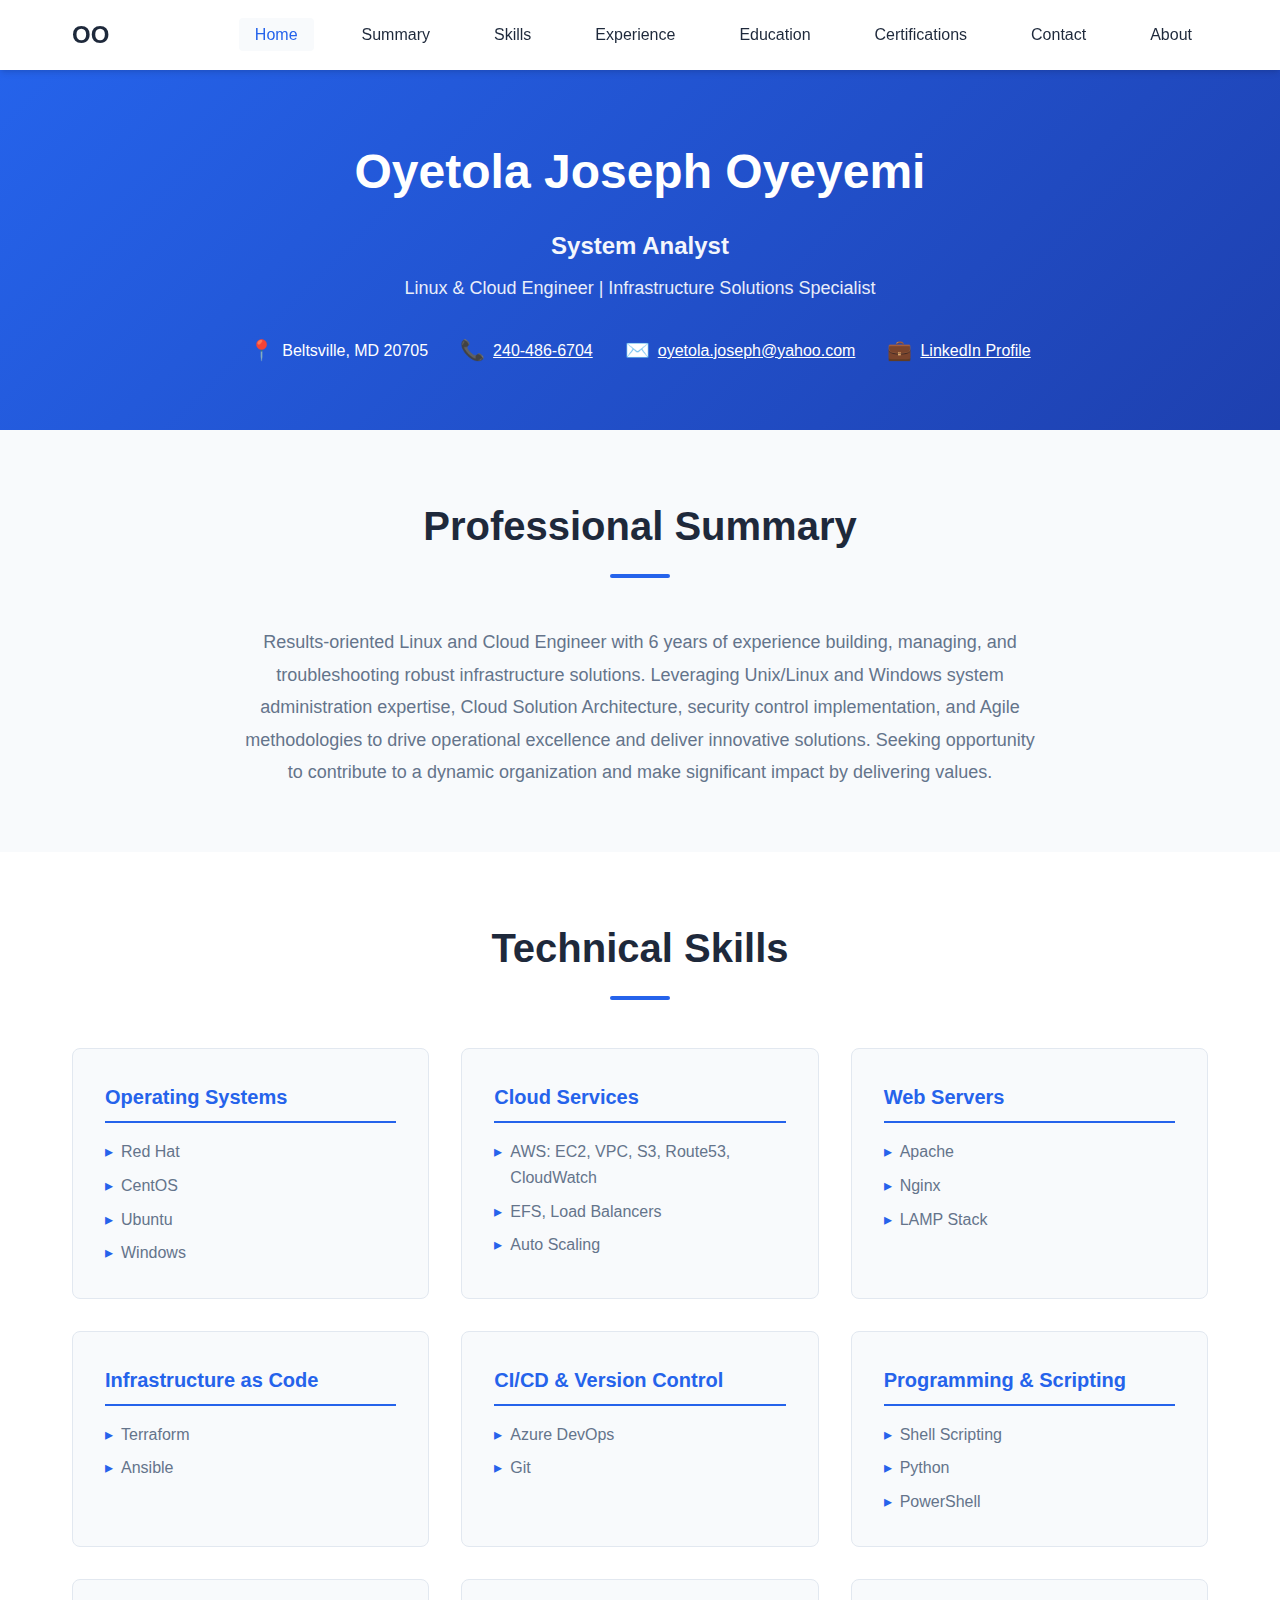
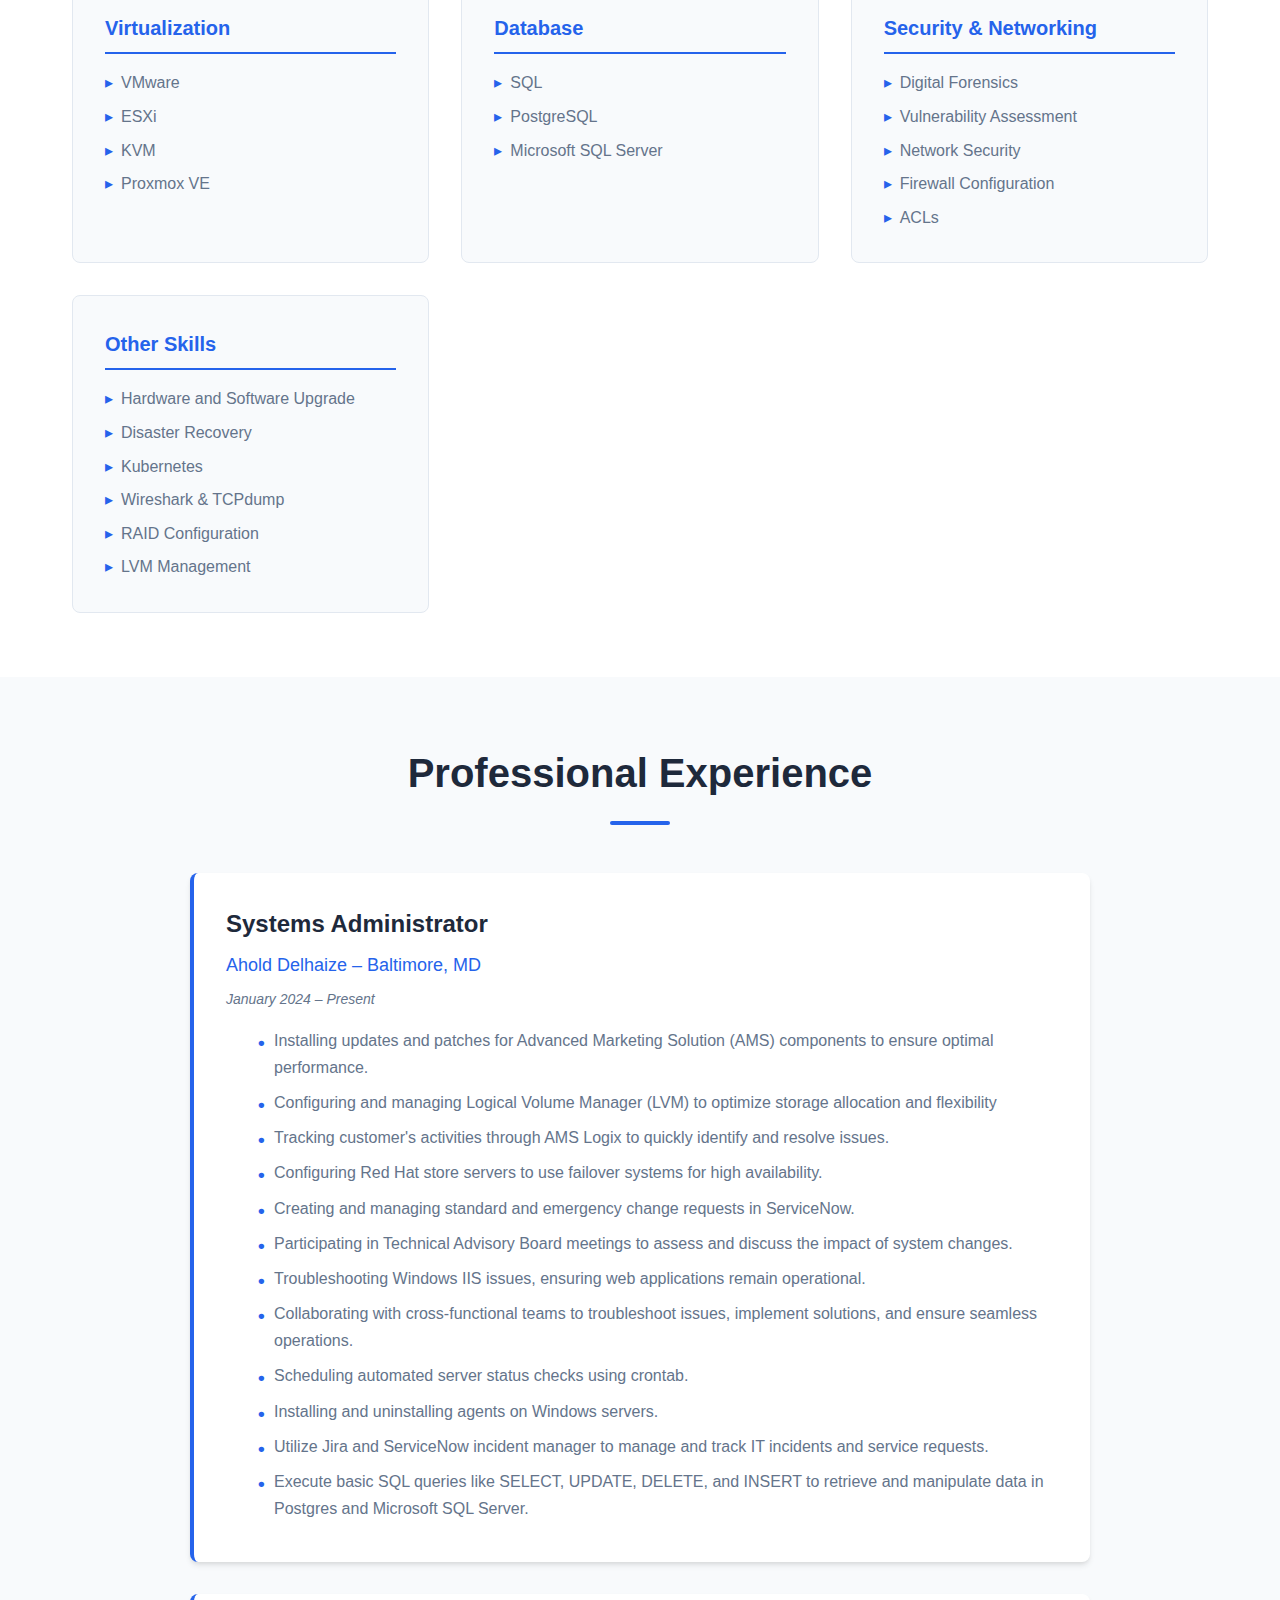
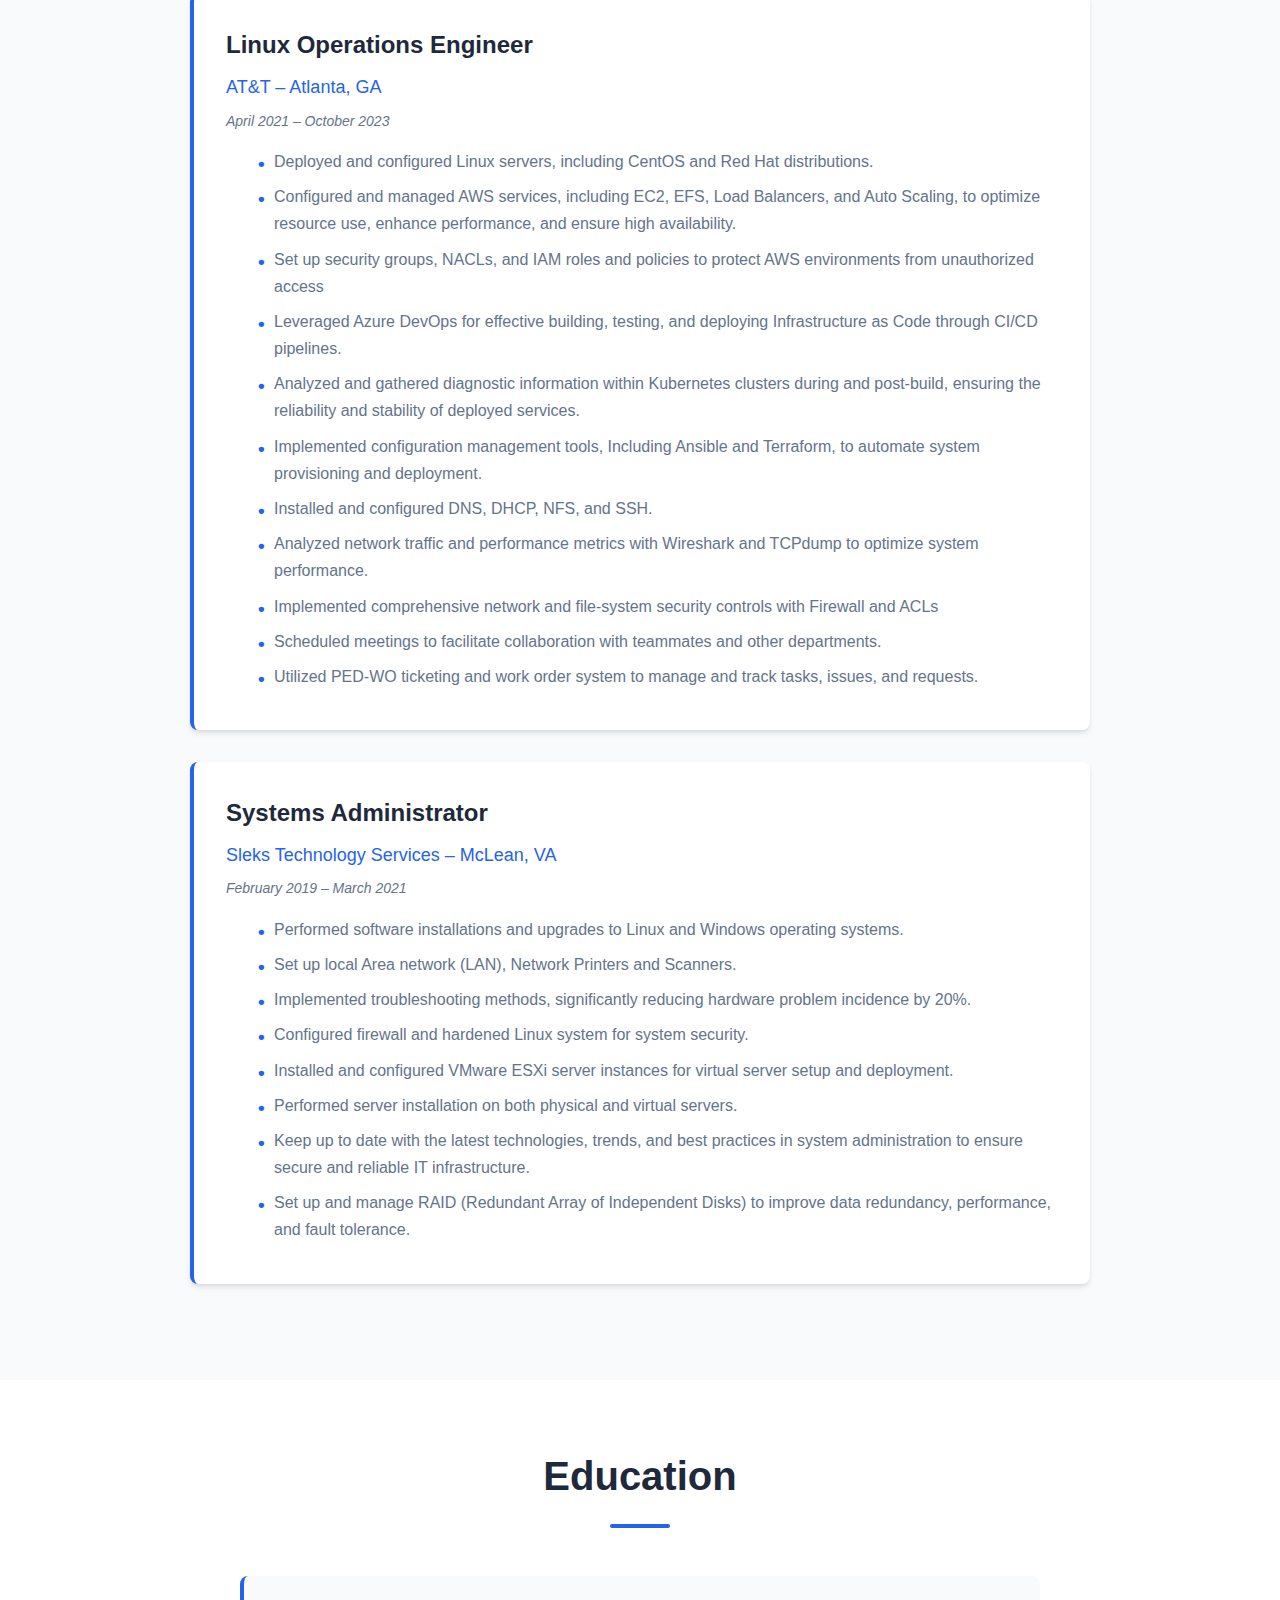
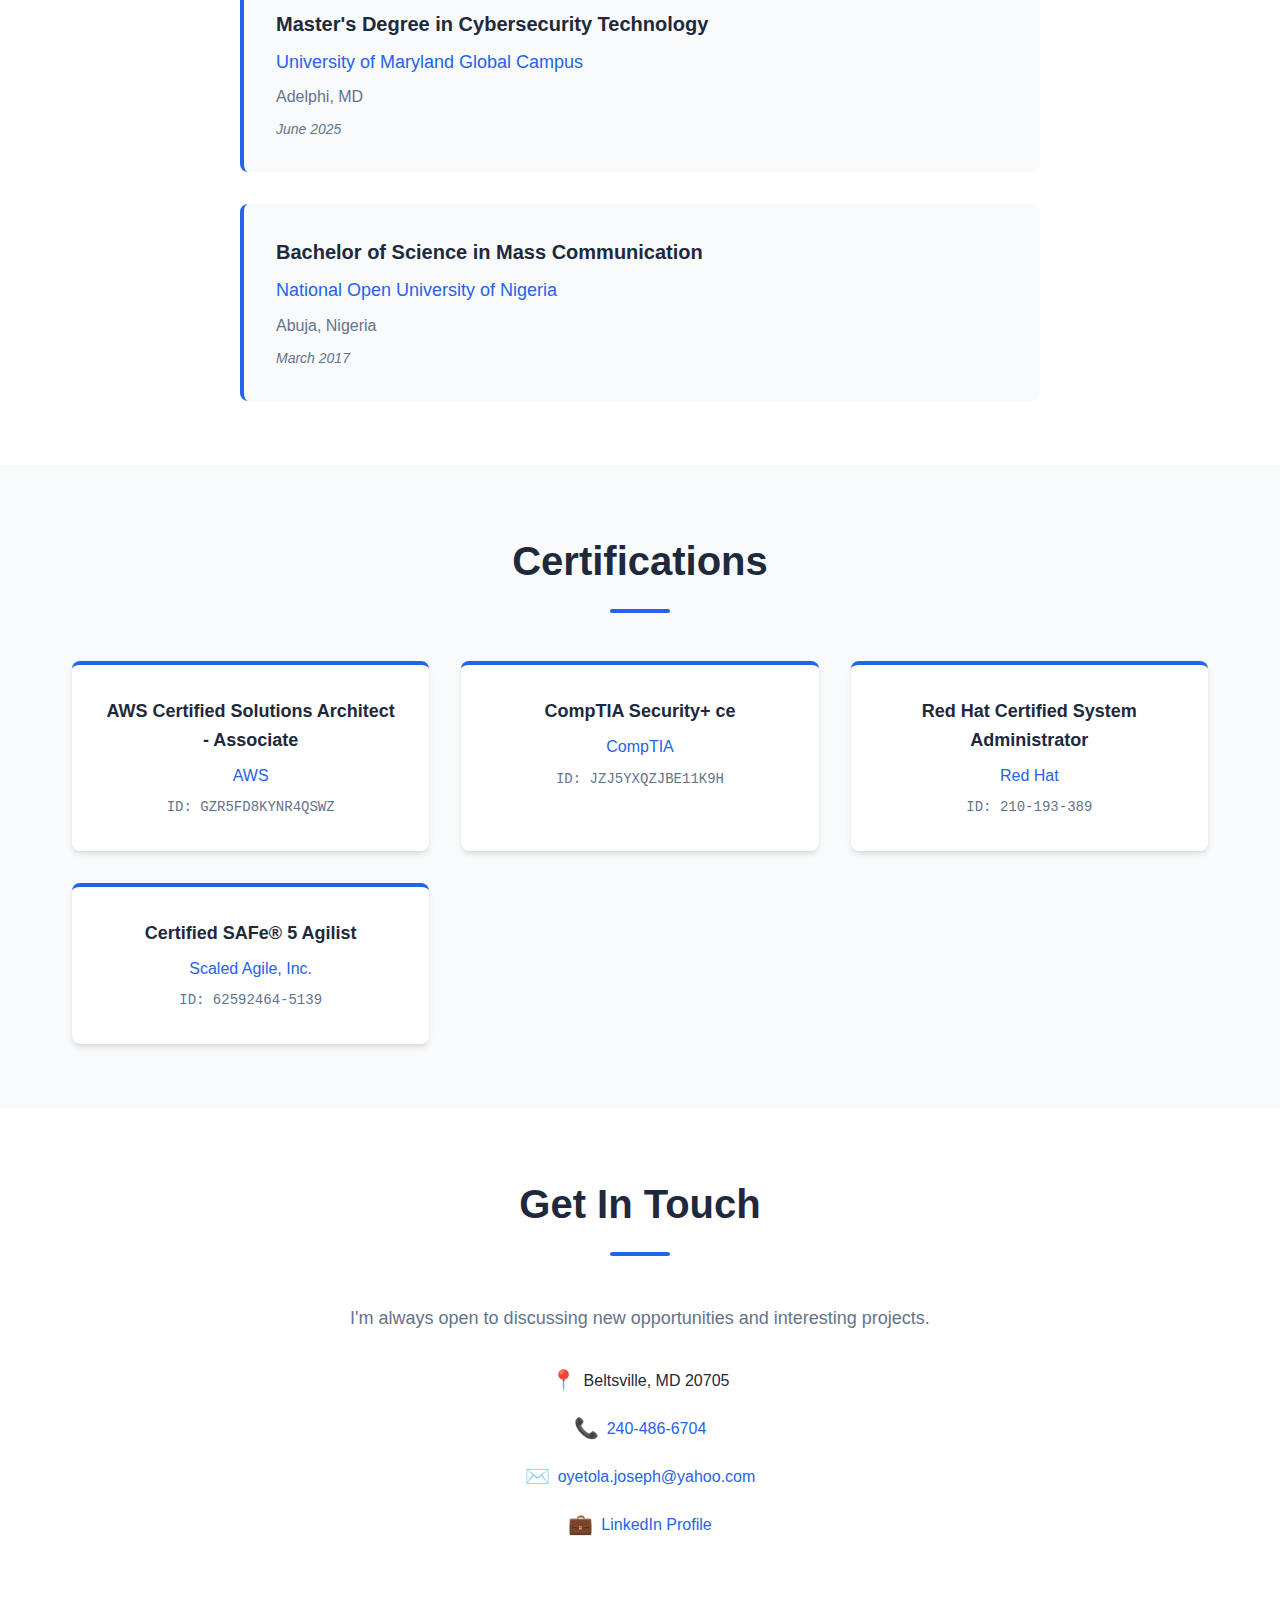
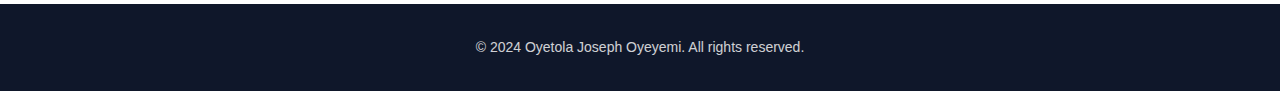
<file: index.html>
<!DOCTYPE html>
<html lang="en">
<head>
    <meta charset="UTF-8">
    <meta name="viewport" content="width=device-width, initial-scale=1.0">
    <meta name="description" content="Oyetola Joseph Oyeyemi - System Analyst with 6 years of experience in Linux, Cloud Engineering, and Infrastructure Solutions">
    <title>Oyetola Joseph Oyeyemi - System Analyst</title>
    <link rel="stylesheet" href="styles/main.css">
</head>
<body>
    <!-- Navigation -->
    <header class="header">
        <nav class="nav container">
            <div class="nav__brand">
                <a href="#home">OO</a>
            </div>
            <button class="nav__toggle" aria-label="Toggle navigation menu">
                <span></span>
                <span></span>
                <span></span>
            </button>
            <ul class="nav__menu">
                <li><a href="#home" class="nav__link">Home</a></li>
                <li><a href="#summary" class="nav__link">Summary</a></li>
                <li><a href="#skills" class="nav__link">Skills</a></li>
                <li><a href="#experience" class="nav__link">Experience</a></li>
                <li><a href="#education" class="nav__link">Education</a></li>
                <li><a href="#certifications" class="nav__link">Certifications</a></li>
                <li><a href="#contact" class="nav__link">Contact</a></li>
                <li><a href="about.html" class="nav__link">About</a></li>
            </ul>
        </nav>
    </header>

    <!-- Hero Section -->
    <section id="home" class="hero">
        <div class="container">
            <h1 class="hero__name">Oyetola Joseph Oyeyemi</h1>
            <p class="hero__title">System Analyst</p>
            <p class="hero__subtitle">Linux & Cloud Engineer | Infrastructure Solutions Specialist</p>
            <div class="hero__contact">
                <p><span class="icon">📍</span> Beltsville, MD 20705</p>
                <p><span class="icon">📞</span> <a href="tel:240-486-6704">240-486-6704</a></p>
                <p><span class="icon">✉️</span> <a href="mailto:oyetola.joseph@yahoo.com">oyetola.joseph@yahoo.com</a></p>
                <p><span class="icon">💼</span> <a href="https://www.linkedin.com/in/oyetola-j-oyeyemi-55a682228" target="_blank" rel="noopener noreferrer">LinkedIn Profile</a></p>
            </div>
        </div>
    </section>

    <!-- Summary Section -->
    <section id="summary" class="summary section">
        <div class="container">
            <h2 class="section__title">Professional Summary</h2>
            <div class="summary__content">
                <p>Results-oriented Linux and Cloud Engineer with 6 years of experience building, managing, and troubleshooting robust infrastructure solutions. Leveraging Unix/Linux and Windows system administration expertise, Cloud Solution Architecture, security control implementation, and Agile methodologies to drive operational excellence and deliver innovative solutions. Seeking opportunity to contribute to a dynamic organization and make significant impact by delivering values.</p>
            </div>
        </div>
    </section>

    <!-- Skills Section -->
    <section id="skills" class="skills section">
        <div class="container">
            <h2 class="section__title">Technical Skills</h2>
            <div class="skills__grid">
                <div class="skills__category">
                    <h3 class="skills__category-title">Operating Systems</h3>
                    <ul class="skills__list">
                        <li>Red Hat</li>
                        <li>CentOS</li>
                        <li>Ubuntu</li>
                        <li>Windows</li>
                    </ul>
                </div>
                <div class="skills__category">
                    <h3 class="skills__category-title">Cloud Services</h3>
                    <ul class="skills__list">
                        <li>AWS: EC2, VPC, S3, Route53, CloudWatch</li>
                        <li>EFS, Load Balancers</li>
                        <li>Auto Scaling</li>
                    </ul>
                </div>
                <div class="skills__category">
                    <h3 class="skills__category-title">Web Servers</h3>
                    <ul class="skills__list">
                        <li>Apache</li>
                        <li>Nginx</li>
                        <li>LAMP Stack</li>
                    </ul>
                </div>
                <div class="skills__category">
                    <h3 class="skills__category-title">Infrastructure as Code</h3>
                    <ul class="skills__list">
                        <li>Terraform</li>
                        <li>Ansible</li>
                    </ul>
                </div>
                <div class="skills__category">
                    <h3 class="skills__category-title">CI/CD & Version Control</h3>
                    <ul class="skills__list">
                        <li>Azure DevOps</li>
                        <li>Git</li>
                    </ul>
                </div>
                <div class="skills__category">
                    <h3 class="skills__category-title">Programming & Scripting</h3>
                    <ul class="skills__list">
                        <li>Shell Scripting</li>
                        <li>Python</li>
                        <li>PowerShell</li>
                    </ul>
                </div>
                <div class="skills__category">
                    <h3 class="skills__category-title">Virtualization</h3>
                    <ul class="skills__list">
                        <li>VMware</li>
                        <li>ESXi</li>
                        <li>KVM</li>
                        <li>Proxmox VE</li>
                    </ul>
                </div>
                <div class="skills__category">
                    <h3 class="skills__category-title">Database</h3>
                    <ul class="skills__list">
                        <li>SQL</li>
                        <li>PostgreSQL</li>
                        <li>Microsoft SQL Server</li>
                    </ul>
                </div>
                <div class="skills__category">
                    <h3 class="skills__category-title">Security & Networking</h3>
                    <ul class="skills__list">
                        <li>Digital Forensics</li>
                        <li>Vulnerability Assessment</li>
                        <li>Network Security</li>
                        <li>Firewall Configuration</li>
                        <li>ACLs</li>
                    </ul>
                </div>
                <div class="skills__category">
                    <h3 class="skills__category-title">Other Skills</h3>
                    <ul class="skills__list">
                        <li>Hardware and Software Upgrade</li>
                        <li>Disaster Recovery</li>
                        <li>Kubernetes</li>
                        <li>Wireshark & TCPdump</li>
                        <li>RAID Configuration</li>
                        <li>LVM Management</li>
                    </ul>
                </div>
            </div>
        </div>
    </section>

    <!-- Experience Section -->
    <section id="experience" class="experience section">
        <div class="container">
            <h2 class="section__title">Professional Experience</h2>
            <div class="experience__timeline">
                <div class="experience__item">
                    <div class="experience__header">
                        <h3 class="experience__title">Systems Administrator</h3>
                        <p class="experience__company">Ahold Delhaize – Baltimore, MD</p>
                        <p class="experience__date">January 2024 – Present</p>
                    </div>
                    <ul class="experience__duties">
                        <li>Installing updates and patches for Advanced Marketing Solution (AMS) components to ensure optimal performance.</li>
                        <li>Configuring and managing Logical Volume Manager (LVM) to optimize storage allocation and flexibility</li>
                        <li>Tracking customer's activities through AMS Logix to quickly identify and resolve issues.</li>
                        <li>Configuring Red Hat store servers to use failover systems for high availability.</li>
                        <li>Creating and managing standard and emergency change requests in ServiceNow.</li>
                        <li>Participating in Technical Advisory Board meetings to assess and discuss the impact of system changes.</li>
                        <li>Troubleshooting Windows IIS issues, ensuring web applications remain operational.</li>
                        <li>Collaborating with cross-functional teams to troubleshoot issues, implement solutions, and ensure seamless operations.</li>
                        <li>Scheduling automated server status checks using crontab.</li>
                        <li>Installing and uninstalling agents on Windows servers.</li>
                        <li>Utilize Jira and ServiceNow incident manager to manage and track IT incidents and service requests.</li>
                        <li>Execute basic SQL queries like SELECT, UPDATE, DELETE, and INSERT to retrieve and manipulate data in Postgres and Microsoft SQL Server.</li>
                    </ul>
                </div>

                <div class="experience__item">
                    <div class="experience__header">
                        <h3 class="experience__title">Linux Operations Engineer</h3>
                        <p class="experience__company">AT&T – Atlanta, GA</p>
                        <p class="experience__date">April 2021 – October 2023</p>
                    </div>
                    <ul class="experience__duties">
                        <li>Deployed and configured Linux servers, including CentOS and Red Hat distributions.</li>
                        <li>Configured and managed AWS services, including EC2, EFS, Load Balancers, and Auto Scaling, to optimize resource use, enhance performance, and ensure high availability.</li>
                        <li>Set up security groups, NACLs, and IAM roles and policies to protect AWS environments from unauthorized access</li>
                        <li>Leveraged Azure DevOps for effective building, testing, and deploying Infrastructure as Code through CI/CD pipelines.</li>
                        <li>Analyzed and gathered diagnostic information within Kubernetes clusters during and post-build, ensuring the reliability and stability of deployed services.</li>
                        <li>Implemented configuration management tools, Including Ansible and Terraform, to automate system provisioning and deployment.</li>
                        <li>Installed and configured DNS, DHCP, NFS, and SSH.</li>
                        <li>Analyzed network traffic and performance metrics with Wireshark and TCPdump to optimize system performance.</li>
                        <li>Implemented comprehensive network and file-system security controls with Firewall and ACLs</li>
                        <li>Scheduled meetings to facilitate collaboration with teammates and other departments.</li>
                        <li>Utilized PED-WO ticketing and work order system to manage and track tasks, issues, and requests.</li>
                    </ul>
                </div>

                <div class="experience__item">
                    <div class="experience__header">
                        <h3 class="experience__title">Systems Administrator</h3>
                        <p class="experience__company">Sleks Technology Services – McLean, VA</p>
                        <p class="experience__date">February 2019 – March 2021</p>
                    </div>
                    <ul class="experience__duties">
                        <li>Performed software installations and upgrades to Linux and Windows operating systems.</li>
                        <li>Set up local Area network (LAN), Network Printers and Scanners.</li>
                        <li>Implemented troubleshooting methods, significantly reducing hardware problem incidence by 20%.</li>
                        <li>Configured firewall and hardened Linux system for system security.</li>
                        <li>Installed and configured VMware ESXi server instances for virtual server setup and deployment.</li>
                        <li>Performed server installation on both physical and virtual servers.</li>
                        <li>Keep up to date with the latest technologies, trends, and best practices in system administration to ensure secure and reliable IT infrastructure.</li>
                        <li>Set up and manage RAID (Redundant Array of Independent Disks) to improve data redundancy, performance, and fault tolerance.</li>
                    </ul>
                </div>
            </div>
        </div>
    </section>

    <!-- Education Section -->
    <section id="education" class="education section">
        <div class="container">
            <h2 class="section__title">Education</h2>
            <div class="education__list">
                <div class="education__item">
                    <h3 class="education__degree">Master's Degree in Cybersecurity Technology</h3>
                    <p class="education__institution">University of Maryland Global Campus</p>
                    <p class="education__location">Adelphi, MD</p>
                    <p class="education__date">June 2025</p>
                </div>
                <div class="education__item">
                    <h3 class="education__degree">Bachelor of Science in Mass Communication</h3>
                    <p class="education__institution">National Open University of Nigeria</p>
                    <p class="education__location">Abuja, Nigeria</p>
                    <p class="education__date">March 2017</p>
                </div>
            </div>
        </div>
    </section>

    <!-- Certifications Section -->
    <section id="certifications" class="certifications section">
        <div class="container">
            <h2 class="section__title">Certifications</h2>
            <div class="certifications__list">
                <div class="certification__item">
                    <h3 class="certification__name">AWS Certified Solutions Architect - Associate</h3>
                    <p class="certification__issuer">AWS</p>
                    <p class="certification__id">ID: GZR5FD8KYNR4QSWZ</p>
                </div>
                <div class="certification__item">
                    <h3 class="certification__name">CompTIA Security+ ce</h3>
                    <p class="certification__issuer">CompTIA</p>
                    <p class="certification__id">ID: JZJ5YXQZJBE11K9H</p>
                </div>
                <div class="certification__item">
                    <h3 class="certification__name">Red Hat Certified System Administrator</h3>
                    <p class="certification__issuer">Red Hat</p>
                    <p class="certification__id">ID: 210-193-389</p>
                </div>
                <div class="certification__item">
                    <h3 class="certification__name">Certified SAFe® 5 Agilist</h3>
                    <p class="certification__issuer">Scaled Agile, Inc.</p>
                    <p class="certification__id">ID: 62592464-5139</p>
                </div>
            </div>
        </div>
    </section>

    <!-- Contact Section -->
    <section id="contact" class="contact section">
        <div class="container">
            <h2 class="section__title">Get In Touch</h2>
            <div class="contact__content">
                <p>I'm always open to discussing new opportunities and interesting projects.</p>
                <div class="contact__info">
                    <p><span class="icon">📍</span> Beltsville, MD 20705</p>
                    <p><span class="icon">📞</span> <a href="tel:240-486-6704">240-486-6704</a></p>
                    <p><span class="icon">✉️</span> <a href="mailto:oyetola.joseph@yahoo.com">oyetola.joseph@yahoo.com</a></p>
                    <p><span class="icon">💼</span> <a href="https://www.linkedin.com/in/oyetola-j-oyeyemi-55a682228" target="_blank" rel="noopener noreferrer">LinkedIn Profile</a></p>
                </div>
            </div>
        </div>
    </section>

    <!-- Footer -->
    <footer class="footer">
        <div class="container">
            <p>&copy; 2024 Oyetola Joseph Oyeyemi. All rights reserved.</p>
        </div>
    </footer>

    <script src="scripts/main.js"></script>
</body>
</html>
</file>
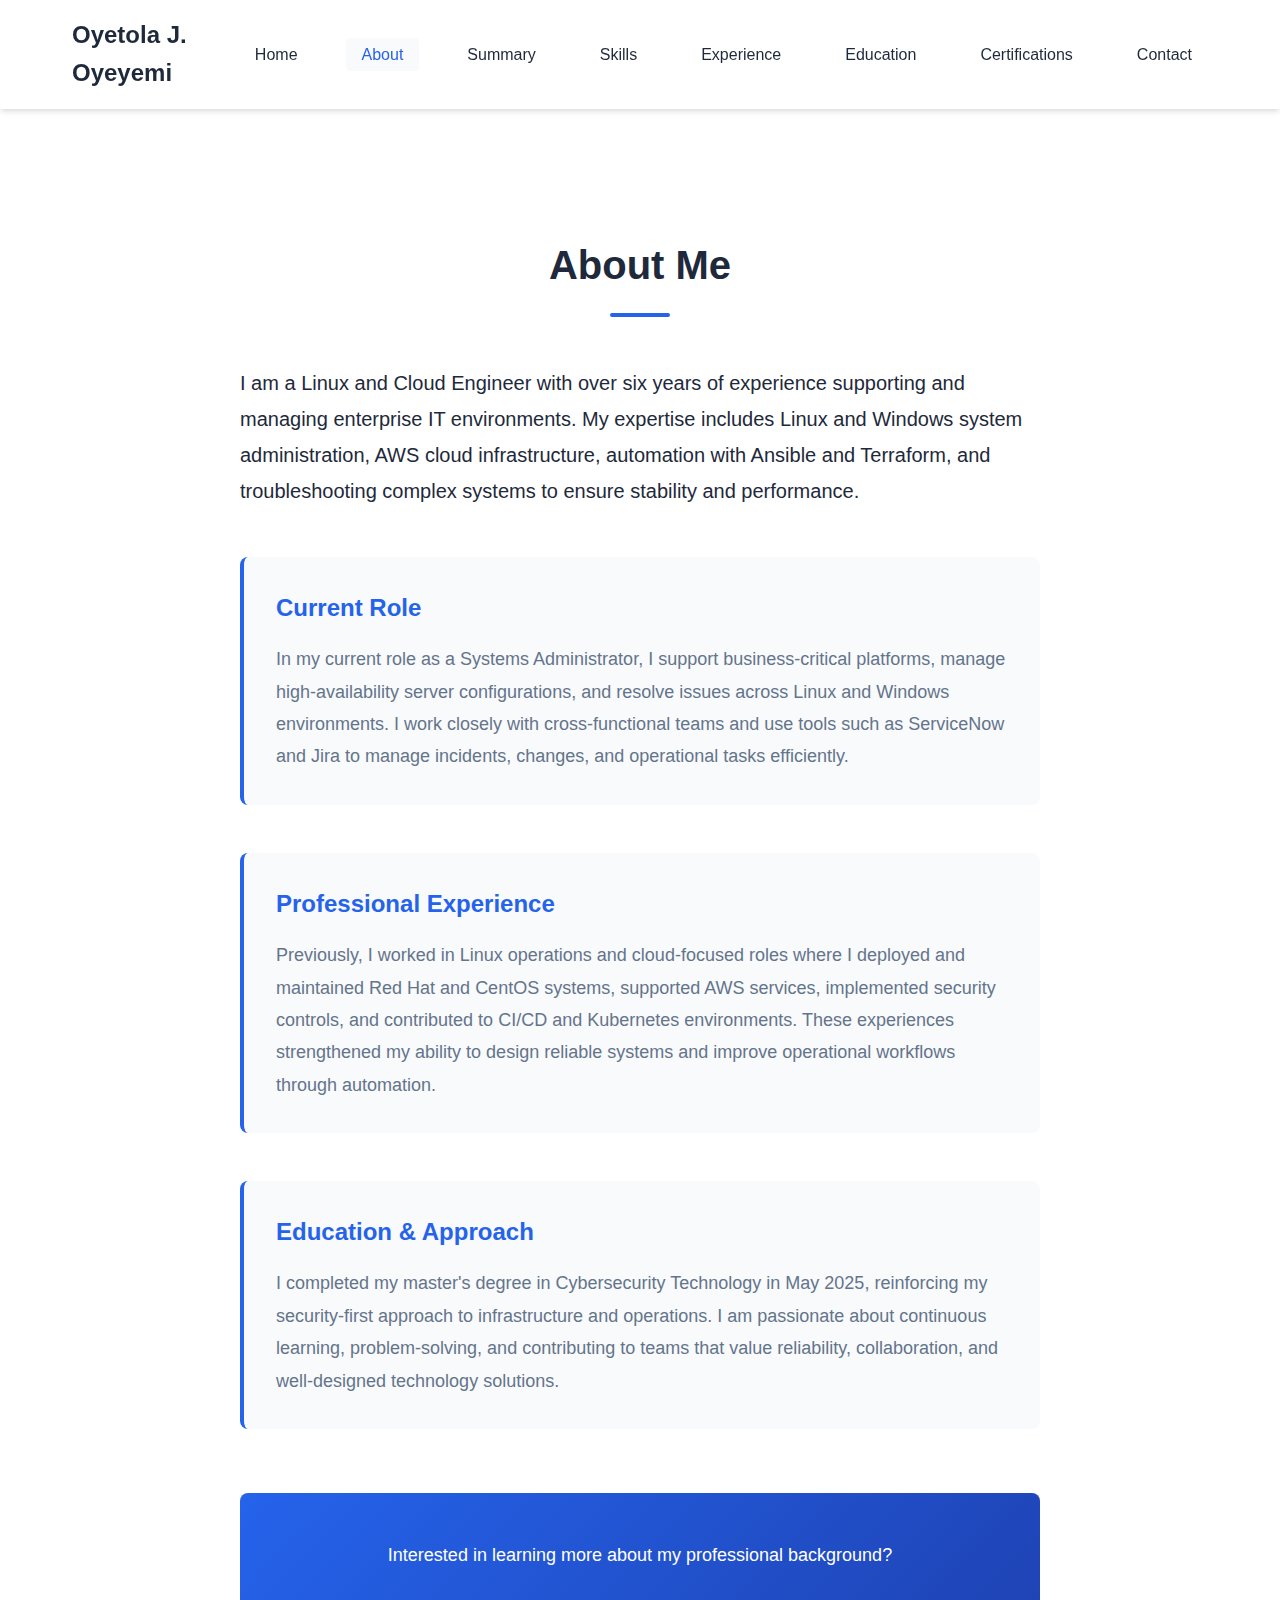
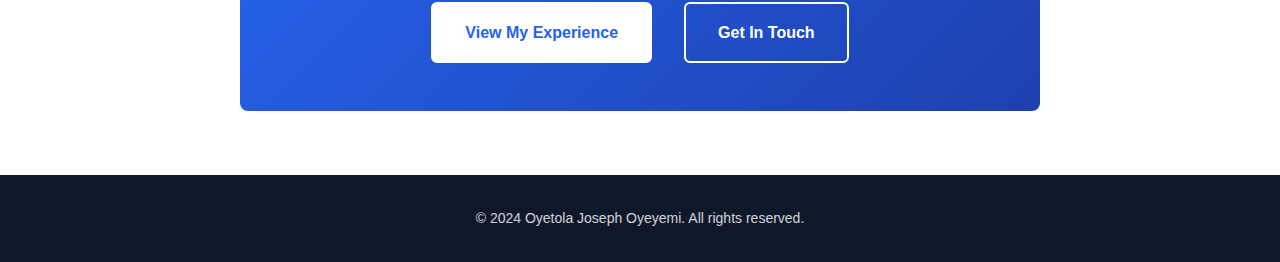
<file: about.html>
<!DOCTYPE html>
<html lang="en">
<head>
    <meta charset="UTF-8">
    <meta name="viewport" content="width=device-width, initial-scale=1.0">
    <meta name="description" content="About Oyetola Joseph Oyeyemi - Linux and Cloud Engineer with 6+ years of experience in enterprise IT environments">
    <title>About - Oyetola Joseph Oyeyemi</title>
    <link rel="stylesheet" href="styles/main.css">
</head>
<body>
    <!-- Navigation -->
    <header class="header">
        <nav class="nav container">
            <div class="nav__brand">
                <a href="index.html#home">Oyetola J. Oyeyemi</a>
            </div>
            <button class="nav__toggle" aria-label="Toggle navigation menu">
                <span></span>
                <span></span>
                <span></span>
            </button>
            <ul class="nav__menu">
                <li><a href="index.html#home" class="nav__link">Home</a></li>
                <li><a href="about.html" class="nav__link active">About</a></li>
                <li><a href="index.html#summary" class="nav__link">Summary</a></li>
                <li><a href="index.html#skills" class="nav__link">Skills</a></li>
                <li><a href="index.html#experience" class="nav__link">Experience</a></li>
                <li><a href="index.html#education" class="nav__link">Education</a></li>
                <li><a href="index.html#certifications" class="nav__link">Certifications</a></li>
                <li><a href="index.html#contact" class="nav__link">Contact</a></li>
            </ul>
        </nav>
    </header>

    <!-- About Section -->
    <section class="about section">
        <div class="container">
            <h1 class="section__title">About Me</h1>
            <div class="about__content">
                <div class="about__intro">
                    <p class="about__lead">I am a Linux and Cloud Engineer with over six years of experience supporting and managing enterprise IT environments. My expertise includes Linux and Windows system administration, AWS cloud infrastructure, automation with Ansible and Terraform, and troubleshooting complex systems to ensure stability and performance.</p>
                </div>

                <div class="about__section">
                    <h2 class="about__heading">Current Role</h2>
                    <p>In my current role as a Systems Administrator, I support business-critical platforms, manage high-availability server configurations, and resolve issues across Linux and Windows environments. I work closely with cross-functional teams and use tools such as ServiceNow and Jira to manage incidents, changes, and operational tasks efficiently.</p>
                </div>

                <div class="about__section">
                    <h2 class="about__heading">Professional Experience</h2>
                    <p>Previously, I worked in Linux operations and cloud-focused roles where I deployed and maintained Red Hat and CentOS systems, supported AWS services, implemented security controls, and contributed to CI/CD and Kubernetes environments. These experiences strengthened my ability to design reliable systems and improve operational workflows through automation.</p>
                </div>

                <div class="about__section">
                    <h2 class="about__heading">Education & Approach</h2>
                    <p>I completed my master's degree in Cybersecurity Technology in May 2025, reinforcing my security-first approach to infrastructure and operations. I am passionate about continuous learning, problem-solving, and contributing to teams that value reliability, collaboration, and well-designed technology solutions.</p>
                </div>

                <div class="about__cta">
                    <p>Interested in learning more about my professional background?</p>
                    <div class="about__links">
                        <a href="index.html#experience" class="btn btn--primary">View My Experience</a>
                        <a href="index.html#contact" class="btn btn--secondary">Get In Touch</a>
                    </div>
                </div>
            </div>
        </div>
    </section>

    <!-- Footer -->
    <footer class="footer">
        <div class="container">
            <p>&copy; 2024 Oyetola Joseph Oyeyemi. All rights reserved.</p>
        </div>
    </footer>

    <script src="scripts/main.js"></script>
</body>
</html>
</file>
<file: styles/main.css>
/* CSS Custom Properties */
:root {
    --primary-color: #2563eb;
    --primary-dark: #1e40af;
    --secondary-color: #64748b;
    --text-color: #1e293b;
    --text-light: #64748b;
    --bg-color: #ffffff;
    --bg-light: #f8fafc;
    --bg-dark: #0f172a;
    --border-color: #e2e8f0;
    --shadow: 0 4px 6px -1px rgba(0, 0, 0, 0.1), 0 2px 4px -1px rgba(0, 0, 0, 0.06);
    --shadow-lg: 0 10px 15px -3px rgba(0, 0, 0, 0.1), 0 4px 6px -2px rgba(0, 0, 0, 0.05);
    --max-width: 1200px;
    --spacing-xs: 0.5rem;
    --spacing-sm: 1rem;
    --spacing-md: 2rem;
    --spacing-lg: 3rem;
    --spacing-xl: 4rem;
    --transition: all 0.3s ease;
}

/* Reset and Base Styles */
* {
    margin: 0;
    padding: 0;
    box-sizing: border-box;
}

html {
    scroll-behavior: smooth;
}

body {
    font-family: -apple-system, BlinkMacSystemFont, 'Segoe UI', Roboto, 'Helvetica Neue', Arial, sans-serif;
    line-height: 1.6;
    color: var(--text-color);
    background-color: var(--bg-color);
}

a {
    text-decoration: none;
    color: var(--primary-color);
    transition: var(--transition);
}

a:hover {
    color: var(--primary-dark);
}

ul {
    list-style: none;
}

img {
    max-width: 100%;
    height: auto;
}

.container {
    max-width: var(--max-width);
    margin: 0 auto;
    padding: 0 var(--spacing-md);
}

.section {
    padding: var(--spacing-xl) 0;
}

.section__title {
    font-size: 2.5rem;
    font-weight: 700;
    color: var(--text-color);
    margin-bottom: var(--spacing-lg);
    text-align: center;
    position: relative;
}

.section__title::after {
    content: '';
    display: block;
    width: 60px;
    height: 4px;
    background: var(--primary-color);
    margin: var(--spacing-sm) auto 0;
    border-radius: 2px;
}

/* Header and Navigation */
.header {
    position: sticky;
    top: 0;
    background-color: var(--bg-color);
    box-shadow: var(--shadow);
    z-index: 1000;
}

.nav {
    display: flex;
    justify-content: space-between;
    align-items: center;
    padding: var(--spacing-sm) var(--spacing-md);
}

.nav__brand a {
    font-size: 1.5rem;
    font-weight: 700;
    color: var(--text-color);
}

.nav__brand a:hover {
    color: var(--primary-color);
}

.nav__toggle {
    display: none;
    flex-direction: column;
    background: none;
    border: none;
    cursor: pointer;
    padding: var(--spacing-xs);
    gap: 4px;
}

.nav__toggle span {
    width: 25px;
    height: 3px;
    background-color: var(--text-color);
    transition: var(--transition);
    border-radius: 2px;
}

.nav__menu {
    display: flex;
    gap: var(--spacing-md);
    align-items: center;
}

.nav__link {
    color: var(--text-color);
    font-weight: 500;
    padding: var(--spacing-xs) var(--spacing-sm);
    border-radius: 4px;
    transition: var(--transition);
}

.nav__link:hover {
    color: var(--primary-color);
    background-color: var(--bg-light);
}

.nav__link.active {
    color: var(--primary-color);
    background-color: var(--bg-light);
}

/* Hero Section */
.hero {
    background: linear-gradient(135deg, var(--primary-color) 0%, var(--primary-dark) 100%);
    color: white;
    padding: var(--spacing-xl) 0;
    text-align: center;
}

.hero__name {
    font-size: 3rem;
    font-weight: 700;
    margin-bottom: var(--spacing-sm);
}

.hero__title {
    font-size: 1.5rem;
    font-weight: 600;
    margin-bottom: var(--spacing-xs);
    opacity: 0.95;
}

.hero__subtitle {
    font-size: 1.125rem;
    margin-bottom: var(--spacing-md);
    opacity: 0.9;
}

.hero__contact {
    display: flex;
    flex-wrap: wrap;
    justify-content: center;
    gap: var(--spacing-md);
    margin-top: var(--spacing-md);
}

.hero__contact p {
    display: flex;
    align-items: center;
    gap: var(--spacing-xs);
}

.hero__contact a {
    color: white;
    text-decoration: underline;
}

.hero__contact a:hover {
    opacity: 0.8;
}

.icon {
    font-size: 1.25rem;
}

/* Summary Section */
.summary {
    background-color: var(--bg-light);
}

.summary__content {
    max-width: 800px;
    margin: 0 auto;
    font-size: 1.125rem;
    line-height: 1.8;
    color: var(--text-light);
    text-align: center;
}

/* Skills Section */
.skills__grid {
    display: grid;
    grid-template-columns: repeat(auto-fit, minmax(280px, 1fr));
    gap: var(--spacing-md);
    margin-top: var(--spacing-lg);
}

.skills__category {
    background-color: var(--bg-light);
    padding: var(--spacing-md);
    border-radius: 8px;
    border: 1px solid var(--border-color);
    transition: var(--transition);
}

.skills__category:hover {
    box-shadow: var(--shadow);
    transform: translateY(-2px);
}

.skills__category-title {
    font-size: 1.25rem;
    font-weight: 600;
    color: var(--primary-color);
    margin-bottom: var(--spacing-sm);
    padding-bottom: var(--spacing-xs);
    border-bottom: 2px solid var(--primary-color);
}

.skills__list {
    display: flex;
    flex-direction: column;
    gap: var(--spacing-xs);
}

.skills__list li {
    color: var(--text-light);
    padding-left: var(--spacing-sm);
    position: relative;
}

.skills__list li::before {
    content: '▸';
    position: absolute;
    left: 0;
    color: var(--primary-color);
}

/* Experience Section */
.experience {
    background-color: var(--bg-light);
}

.experience__timeline {
    max-width: 900px;
    margin: 0 auto;
}

.experience__item {
    background-color: var(--bg-color);
    padding: var(--spacing-md);
    margin-bottom: var(--spacing-md);
    border-radius: 8px;
    box-shadow: var(--shadow);
    border-left: 4px solid var(--primary-color);
    transition: var(--transition);
}

.experience__item:hover {
    box-shadow: var(--shadow-lg);
    transform: translateX(4px);
}

.experience__header {
    margin-bottom: var(--spacing-sm);
}

.experience__title {
    font-size: 1.5rem;
    font-weight: 600;
    color: var(--text-color);
    margin-bottom: var(--spacing-xs);
}

.experience__company {
    font-size: 1.125rem;
    font-weight: 500;
    color: var(--primary-color);
    margin-bottom: var(--spacing-xs);
}

.experience__date {
    font-size: 0.875rem;
    color: var(--text-light);
    font-style: italic;
}

.experience__duties {
    margin-top: var(--spacing-sm);
    padding-left: var(--spacing-md);
}

.experience__duties li {
    color: var(--text-light);
    margin-bottom: var(--spacing-xs);
    padding-left: var(--spacing-sm);
    position: relative;
    line-height: 1.7;
}

.experience__duties li::before {
    content: '•';
    position: absolute;
    left: 0;
    color: var(--primary-color);
    font-weight: bold;
    font-size: 1.2rem;
}

/* Education Section */
.education__list {
    max-width: 800px;
    margin: 0 auto;
    display: flex;
    flex-direction: column;
    gap: var(--spacing-md);
}

.education__item {
    background-color: var(--bg-light);
    padding: var(--spacing-md);
    border-radius: 8px;
    border-left: 4px solid var(--primary-color);
    transition: var(--transition);
}

.education__item:hover {
    box-shadow: var(--shadow);
    transform: translateX(4px);
}

.education__degree {
    font-size: 1.25rem;
    font-weight: 600;
    color: var(--text-color);
    margin-bottom: var(--spacing-xs);
}

.education__institution {
    font-size: 1.125rem;
    font-weight: 500;
    color: var(--primary-color);
    margin-bottom: var(--spacing-xs);
}

.education__location {
    color: var(--text-light);
    margin-bottom: var(--spacing-xs);
}

.education__date {
    font-size: 0.875rem;
    color: var(--text-light);
    font-style: italic;
}

/* Certifications Section */
.certifications {
    background-color: var(--bg-light);
}

.certifications__list {
    display: grid;
    grid-template-columns: repeat(auto-fit, minmax(280px, 1fr));
    gap: var(--spacing-md);
    margin-top: var(--spacing-lg);
}

.certification__item {
    background-color: var(--bg-color);
    padding: var(--spacing-md);
    border-radius: 8px;
    box-shadow: var(--shadow);
    border-top: 4px solid var(--primary-color);
    transition: var(--transition);
    text-align: center;
}

.certification__item:hover {
    box-shadow: var(--shadow-lg);
    transform: translateY(-4px);
}

.certification__name {
    font-size: 1.125rem;
    font-weight: 600;
    color: var(--text-color);
    margin-bottom: var(--spacing-xs);
}

.certification__issuer {
    font-size: 1rem;
    font-weight: 500;
    color: var(--primary-color);
    margin-bottom: var(--spacing-xs);
}

.certification__id {
    font-size: 0.875rem;
    color: var(--text-light);
    font-family: 'Courier New', monospace;
}

/* Contact Section */
.contact__content {
    max-width: 600px;
    margin: 0 auto;
    text-align: center;
}

.contact__content > p {
    font-size: 1.125rem;
    color: var(--text-light);
    margin-bottom: var(--spacing-md);
}

.contact__info {
    display: flex;
    flex-direction: column;
    gap: var(--spacing-sm);
}

.contact__info p {
    display: flex;
    align-items: center;
    justify-content: center;
    gap: var(--spacing-xs);
    color: var(--text-color);
}

/* Footer */
.footer {
    background-color: var(--bg-dark);
    color: white;
    padding: var(--spacing-md) 0;
    text-align: center;
}

.footer p {
    font-size: 0.875rem;
    opacity: 0.8;
}

/* Responsive Design */
@media (max-width: 768px) {
    .nav__toggle {
        display: flex;
    }

    .nav__menu {
        position: fixed;
        top: 70px;
        left: -100%;
        flex-direction: column;
        background-color: var(--bg-color);
        width: 100%;
        text-align: center;
        transition: var(--transition);
        box-shadow: var(--shadow-lg);
        padding: var(--spacing-md) 0;
        gap: 0;
    }

    .nav__menu.active {
        left: 0;
    }

    .nav__link {
        display: block;
        padding: var(--spacing-sm) var(--spacing-md);
        width: 100%;
    }

    .hero__name {
        font-size: 2rem;
    }

    .hero__title {
        font-size: 1.25rem;
    }

    .hero__subtitle {
        font-size: 1rem;
    }

    .hero__contact {
        flex-direction: column;
        gap: var(--spacing-sm);
    }

    .section__title {
        font-size: 2rem;
    }

    .section {
        padding: var(--spacing-lg) 0;
    }

    .skills__grid {
        grid-template-columns: 1fr;
    }

    .certifications__list {
        grid-template-columns: 1fr;
    }

    .experience__duties {
        padding-left: var(--spacing-sm);
    }

    .contact__info {
        align-items: flex-start;
    }

    .contact__info p {
        justify-content: flex-start;
    }

    .about__links {
        flex-direction: column;
    }

    .btn {
        width: 100%;
    }
}

@media (max-width: 480px) {
    .container {
        padding: 0 var(--spacing-sm);
    }

    .hero__name {
        font-size: 1.75rem;
    }

    .section__title {
        font-size: 1.75rem;
    }
}

/* About Page Styles */
.about {
    padding-top: calc(var(--spacing-xl) + 60px);
}

.about__content {
    max-width: 800px;
    margin: 0 auto;
}

.about__intro {
    margin-bottom: var(--spacing-lg);
}

.about__lead {
    font-size: 1.25rem;
    line-height: 1.8;
    color: var(--text-color);
    font-weight: 500;
    margin-bottom: var(--spacing-md);
}

.about__section {
    margin-bottom: var(--spacing-lg);
    padding: var(--spacing-md);
    background-color: var(--bg-light);
    border-radius: 8px;
    border-left: 4px solid var(--primary-color);
    transition: var(--transition);
}

.about__section:hover {
    box-shadow: var(--shadow);
    transform: translateX(4px);
}

.about__heading {
    font-size: 1.5rem;
    font-weight: 600;
    color: var(--primary-color);
    margin-bottom: var(--spacing-sm);
}

.about__section p {
    font-size: 1.125rem;
    line-height: 1.8;
    color: var(--text-light);
}

.about__cta {
    margin-top: var(--spacing-xl);
    padding: var(--spacing-lg);
    background: linear-gradient(135deg, var(--primary-color) 0%, var(--primary-dark) 100%);
    border-radius: 8px;
    text-align: center;
    color: white;
}

.about__cta > p {
    font-size: 1.125rem;
    margin-bottom: var(--spacing-md);
    color: white;
}

.about__links {
    display: flex;
    gap: var(--spacing-md);
    justify-content: center;
    flex-wrap: wrap;
}

.btn {
    display: inline-block;
    padding: var(--spacing-sm) var(--spacing-md);
    border-radius: 6px;
    font-weight: 600;
    text-align: center;
    transition: var(--transition);
    border: 2px solid transparent;
    cursor: pointer;
}

.btn--primary {
    background-color: white;
    color: var(--primary-color);
    border-color: white;
}

.btn--primary:hover {
    background-color: var(--bg-light);
    color: var(--primary-dark);
    transform: translateY(-2px);
    box-shadow: var(--shadow-lg);
}

.btn--secondary {
    background-color: transparent;
    color: white;
    border-color: white;
}

.btn--secondary:hover {
    background-color: white;
    color: var(--primary-color);
    transform: translateY(-2px);
    box-shadow: var(--shadow-lg);
}

/* Print Styles */
@media print {
    .header,
    .footer,
    .nav__toggle {
        display: none;
    }

    .section {
        page-break-inside: avoid;
    }

    .experience__item,
    .education__item,
    .certification__item {
        page-break-inside: avoid;
    }

    body {
        font-size: 12pt;
        line-height: 1.5;
    }

    .section__title {
        font-size: 18pt;
    }
}
</file>
